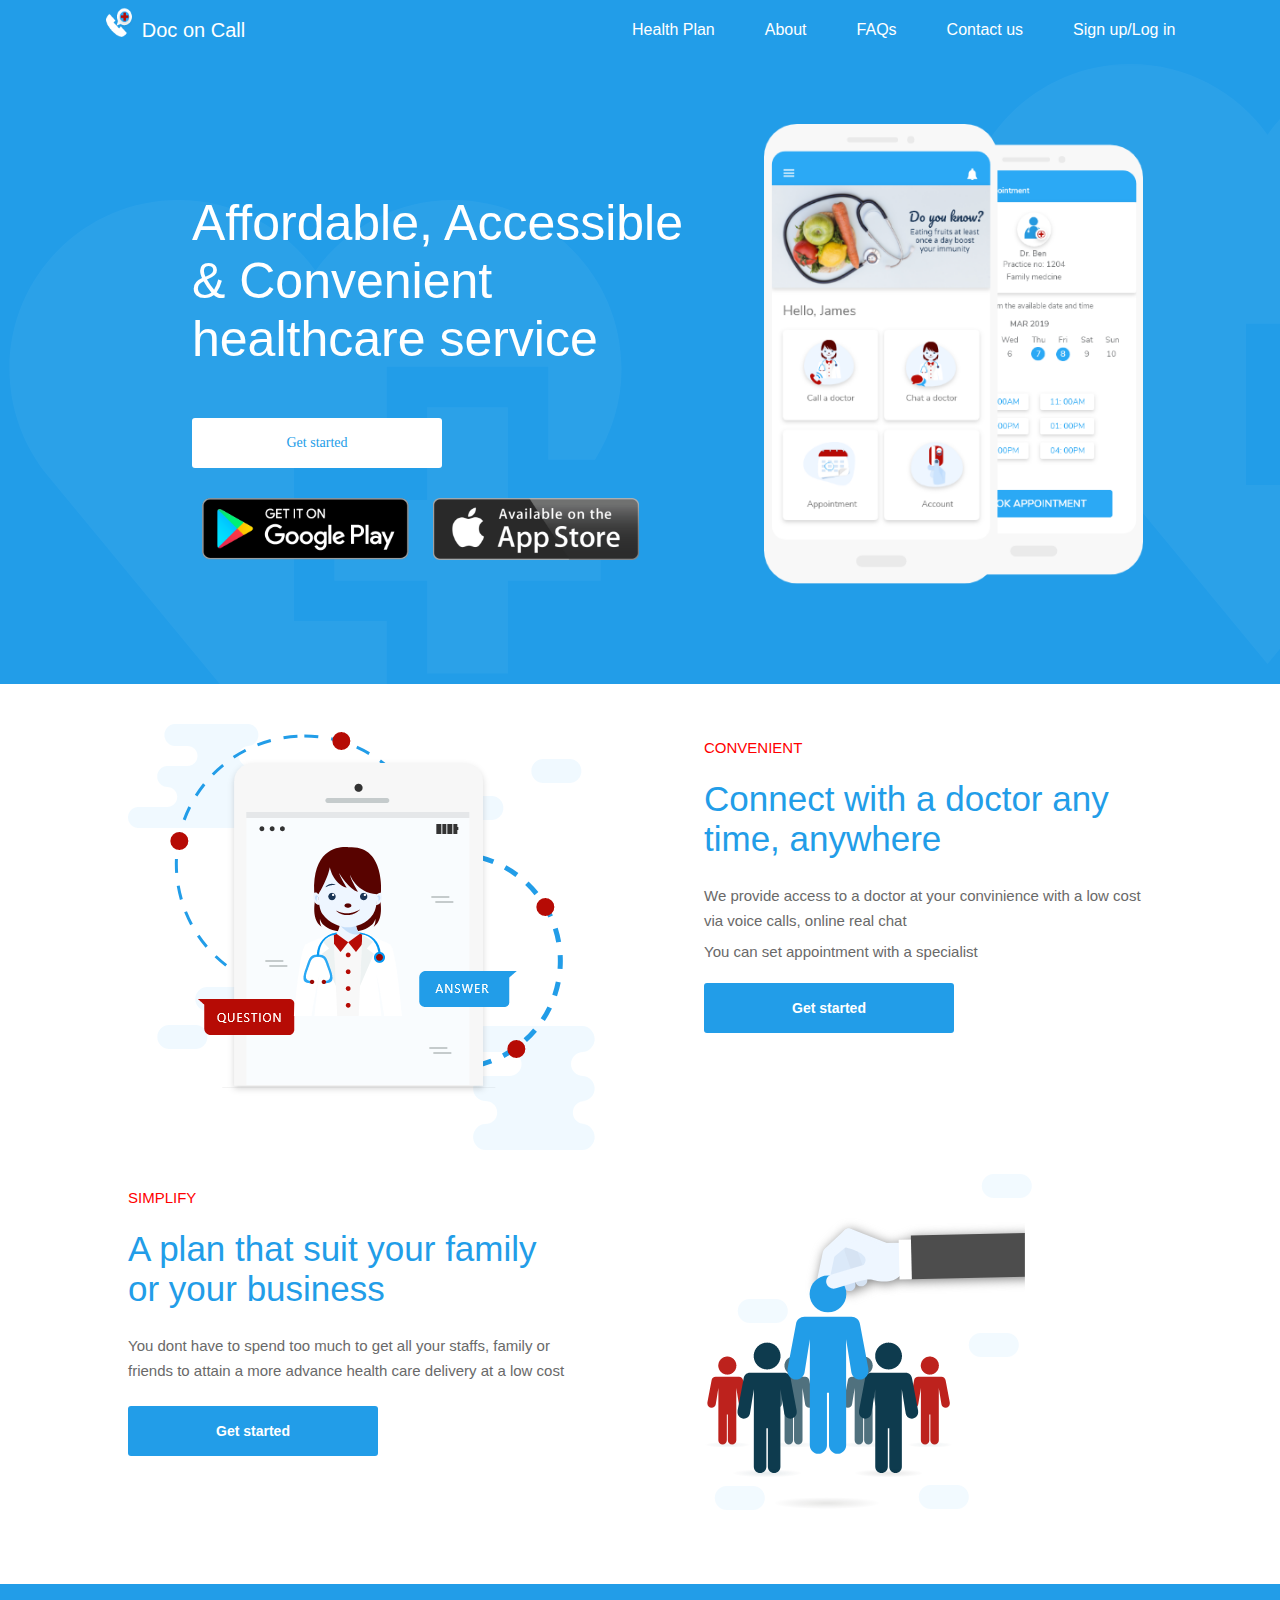
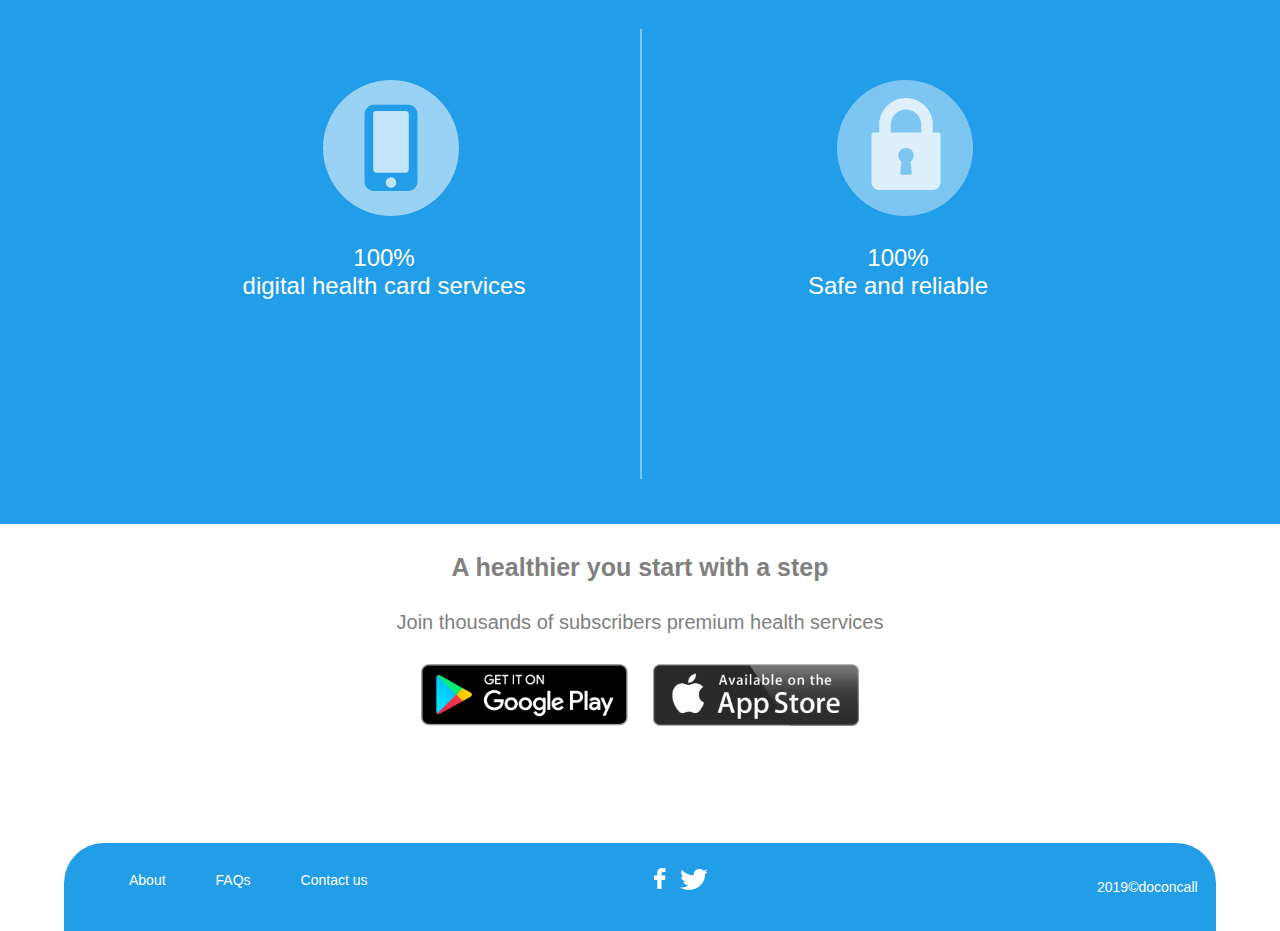
<file: callaDoc/index.html>
<!DOCTYPE html>
<html lang="en">
<head>
    <meta charset="UTF-8">
    <meta name="viewport" content="width=device-width, initial-scale=1.0">
    <meta http-equiv="X-UA-Compatible" content="ie=edge">
    <link rel="stylesheet" href="style.css">
    <title>CallaDoc.com</title>
</head>
<body>
    <nav>
        <div class="logo">
            <img src="images/emergency.png"><a href="index.html"> Doc on Call</a></div>
        <div class="links">
            <ul>
                <li><a href="plan.html">Health Plan</a></li>
                <li><a href="about.html">About</a></li>
                <li><a href="faqs.html">FAQs</a></li>
                <li><a href="contact.html">Contact us</a></li>
                <li><a href="sign-in.html">Sign up/Log in</a></li>
            </ul>
        </div>

    </nav>
    <section class="sec-1">
        <div class="col-2">
            <div class="sec-1-acc">
                <p>Affordable, Accessible & Convenient healthcare service</p>
                </div>
            <p class="get">Get started</p>
            <div class="market">
                <img src="images/google-play-badge-9d75524219da1bd29dd6d40a1e71577a - Copy-1.png">
                <img src="images/Available_on_the_App_Store_(black)-1.png">

            </div>
        </div>
        <div class="col-2s">
            <img src="images/Phone.png" class="img-1">
        </div>
    </section>
    <section class="sec-2">
        <div class="sec2-col-2">
            <img src="images/Icon 1.png">
        </div>
        <div class="sec2-colo-2s">
            <p>CONVENIENT</p>
            <h1 class="connect">Connect with a doctor any time, anywhere</h1>
            <h1 class="brief">We provide access to a doctor at your convinience with a low cost
                via voice calls, online real chat
            </h1>
            <h1 class="before">You can set appointment with a specialist</h1>
            <h5>Get started</h5> 
        </div>

    </section>
    <section class="sec-2">
        <div class="sec2-colo-2s">
            <p>SIMPLIFY</p>
            <h1 class="connect">A plan that suit your family or your business<h1>
            <h1 class="brief">You dont have to spend too much to get all your staffs, family
                or friends to attain a more advance health care delivery at a low cost
            </h1>
            <h5>Get started</h5>    
        </div>
        <div class="sec2-col-2">
            <img src="images/icon 2.png">
        </div>
    </section>
    <section class="sec-3">
        <div class="sec3-col-2">
            <img src="images/smartphone (1).png">
            <p class="sec3-p">100% <br>digital health card services</p>
        </div>
        <div class="sec3-col-2s">
            <img src="images/safe.png">
            <p class="sec3-p">100% <br>Safe and reliable</p>  
        </div>
    </section>
    <section class="footer">
        <h4>A healthier you start with a step</h4>
        <p>Join thousands of subscribers premium health services </p>
        <div class="market">
            <img src="images/google-play-badge-9d75524219da1bd29dd6d40a1e71577a - Copy-1.png">
            <img src="images/Available_on_the_App_Store_(black)-1.png">
        </div>
        
    </section>
    <div class="other-foot">
        <ul>
            <li><a href="about.html">About</a></li>
            <li><a href="#">FAQs</a></li>
            <li><a href="contact.html">Contact us</a></li>  
        </ul>
        <div class="other-footimg">
            <a href="#"><img src="images/facebook-logo.png"></a>
           <a href="#"><img src="images/twitter-logo-silhouette.png"></a>
        </div>
        <p>2019&copy;doconcall</p>
    </div>
    
</body>
</html>
</file>
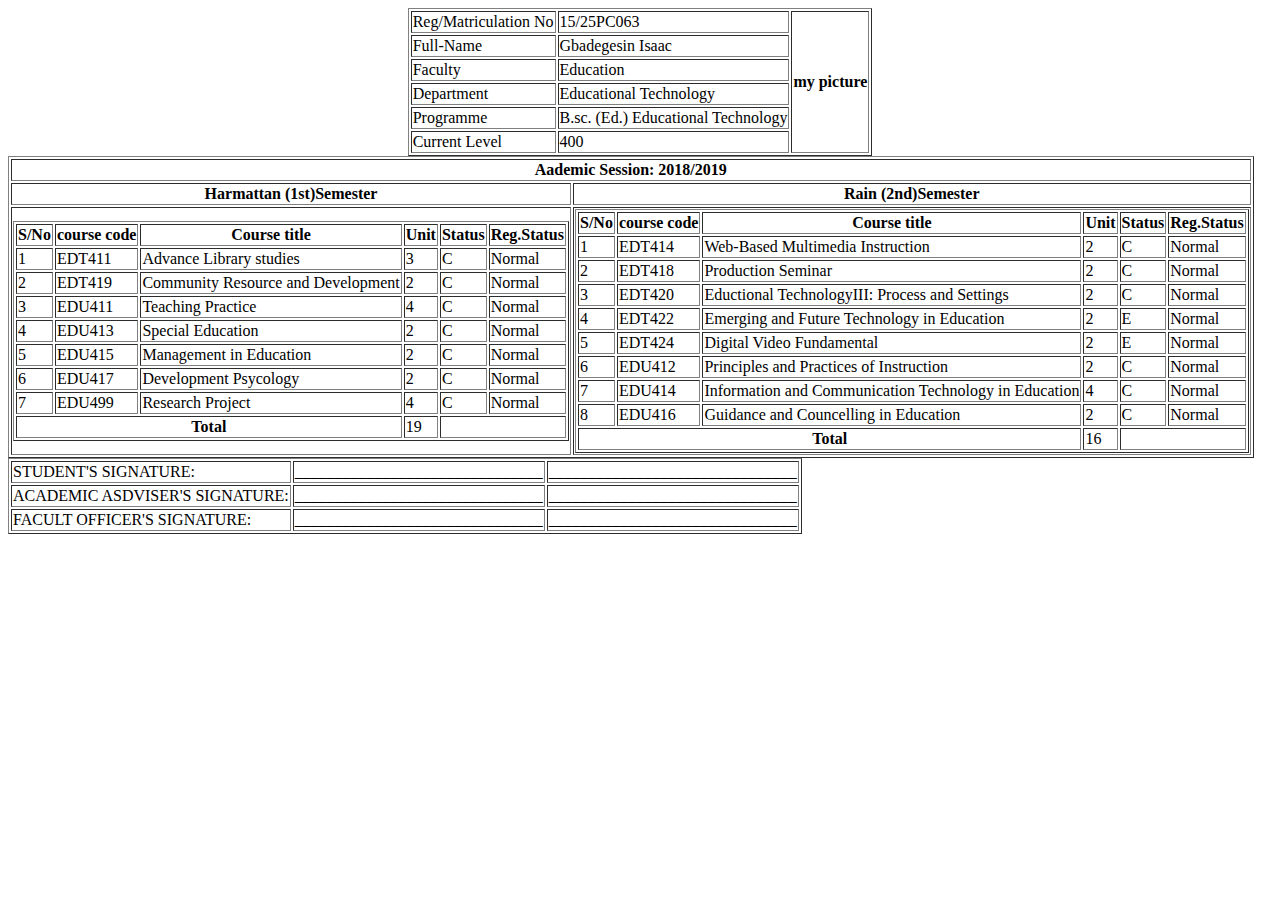
<file: my courseform.html>
<!DOCTYPE html>
<html lang="en">
<head>
    <meta charset="UTF-8">
    <meta name="viewport" content="width=device-width, initial-scale=1.0">
    <meta http-equiv="X-UA-Compatible" content="ie=edge">
    <title>My courseform</title>
</head>
<body>
    <center>
    <table border="1">
        <tr>
            <td>Reg/Matriculation No</td>
            <td>15/25PC063</td>
            <th rowspan="6">my picture</th>
        </tr>
        <tr>
            <td>Full-Name</td>
            <td>Gbadegesin Isaac</td>
        </tr>
        <tr>
            <td>Faculty</td>
            <td>Education</td>
        </tr>      
        <tr>
            <td>Department</td>
            <td>Educational Technology</td>
        </tr>    
        <tr>
            <td>Programme</td>
            <td>B.sc. (Ed.) Educational Technology</td>
            <tr>
                <td>Current Level</td>
                <td>400</td>
            </tr>            
        </tr>              
    </table>
</center>
    <table border="1">
            <tr>
                <th colspan="2">Aademic Session: 2018/2019</th>
            </tr>
            <tr>
                <th>Harmattan (1st)Semester</th>
                <th>Rain (2nd)Semester</th>
            </tr>
            <tr>
                <td>
                        <table border="1">
                                <tr>
                                    <th>S/No</th>
                                    <th>course code</th>
                                    <th>Course title</th>
                                    <th>Unit</th>
                                    <th>Status</th>
                                    <th>Reg.Status</th>
                                </tr>
                                <tr>
                                    <td>1</td>
                                    <td>EDT411</td>
                                    <td>Advance Library studies</td>
                                    <td>3</td>
                                    <td>C</td>
                                    <td>Normal</td>           
                                </tr>
                                <tr>
                                    <td>2</td>
                                    <td>EDT419</td>
                                    <td>Community Resource and Development</td>
                                    <td>2</td>
                                    <td>C</td>
                                    <td>Normal</td>           
                                </tr>       
                                <tr>
                                    <td>3</td>
                                    <td>EDU411</td>
                                    <td>Teaching Practice</td>
                                    <td>4</td>
                                    <td>C</td>
                                    <td>Normal</td>           
                                </tr> 
                                <tr>
                                    <td>4</td>
                                    <td>EDU413</td>
                                    <td>Special Education</td>
                                    <td>2</td>
                                    <td>C</td>
                                    <td>Normal</td>           
                                </tr>
                                <tr>
                                    <td>5</td>
                                    <td>EDU415</td>
                                    <td>Management in Education</td>
                                    <td>2</td>
                                    <td>C</td>
                                    <td>Normal</td>           
                                </tr>
                                <tr>
                                    <td>6</td>
                                    <td>EDU417</td>
                                    <td>Development Psycology</td>
                                    <td>2</td>
                                    <td>C</td>
                                    <td>Normal</td>           
                                </tr>
                                <tr>
                                    <td>7</td>
                                    <td>EDU499</td>
                                    <td>Research Project</td>
                                    <td>4</td>
                                    <td>C</td>
                                    <td>Normal</td>           
                                </tr>
                                <tr>
                                    <th colspan="3">Total</th>
                                    <td>19</td>
                                    <td colspan="2"></td>
                                </tr>
                            </table>
                </td>
                <td>
                        <table border="1">
                                <tr>
                                    <th>S/No</th>
                                    <th>course code</th>
                                    <th>Course title</th>
                                    <th>Unit</th>
                                    <th>Status</th>
                                    <th>Reg.Status</th>
                                </tr>
                                <tr>
                                    <td>1</td>
                                    <td>EDT414</td>
                                    <td>Web-Based Multimedia Instruction</td>
                                    <td>2</td>
                                    <td>C</td>
                                    <td>Normal</td>           
                                </tr>
                                <tr>
                                    <td>2</td>
                                    <td>EDT418</td>
                                    <td>Production Seminar</td>
                                    <td>2</td>
                                    <td>C</td>
                                    <td>Normal</td>           
                                </tr>       
                                <tr>
                                    <td>3</td>
                                    <td>EDT420</td>
                                    <td>Eductional TechnologyIII: Process and Settings</td>
                                    <td>2</td>
                                    <td>C</td>
                                    <td>Normal</td>           
                                </tr> 
                                <tr>
                                    <td>4</td>
                                    <td>EDT422</td>
                                    <td>Emerging and Future Technology in Education</td>
                                    <td>2</td>
                                    <td>E</td>
                                    <td>Normal</td>           
                                </tr>
                                <tr>
                                    <td>5</td>
                                    <td>EDT424</td>
                                    <td>Digital Video Fundamental</td>
                                    <td>2</td>
                                    <td>E</td>
                                    <td>Normal</td>           
                                </tr>
                                <tr>
                                    <td>6</td>
                                    <td>EDU412</td>
                                    <td>Principles and Practices of Instruction</td>
                                    <td>2</td>
                                    <td>C</td>
                                    <td>Normal</td>           
                                </tr>
                                <tr>
                                    <td>7</td>
                                    <td>EDU414</td>
                                    <td>Information and Communication Technology in Education</td>
                                    <td>4</td>
                                    <td>C</td>
                                    <td>Normal</td>           
                                </tr>
                                <tr>
                                    <td>8</td>
                                    <td>EDU416</td>
                                    <td>Guidance and Councelling in Education</td>
                                    <td>2</td>
                                    <td>C</td>
                                    <td>Normal</td>           
                                </tr>
                                <tr>
                                    <th colspan="3">Total</th>
                                    <td>16</td>
                                    <td colspan="2"></td>
                                </tr>
                            </table>
                </td>
            </tr>
        </table>
        <table>
        </table>
        <table border="1">
            <tr>
                <td>STUDENT'S SIGNATURE:</td>
                <td>_______________________________</td>
                    <td> _______________________________</td>
            </tr>
            <tr>
                    <td>ACADEMIC ASDVISER'S SIGNATURE:</td>
                    <td>_______________________________</td>
                        <td>_______________________________</td>
                </tr>
                <tr>
                        <td>FACULT OFFICER'S SIGNATURE:</td>
                        <td>_______________________________</td>
                            <td>_______________________________ </td>
                    </tr>
        </table>
</body>
</html>
</file>
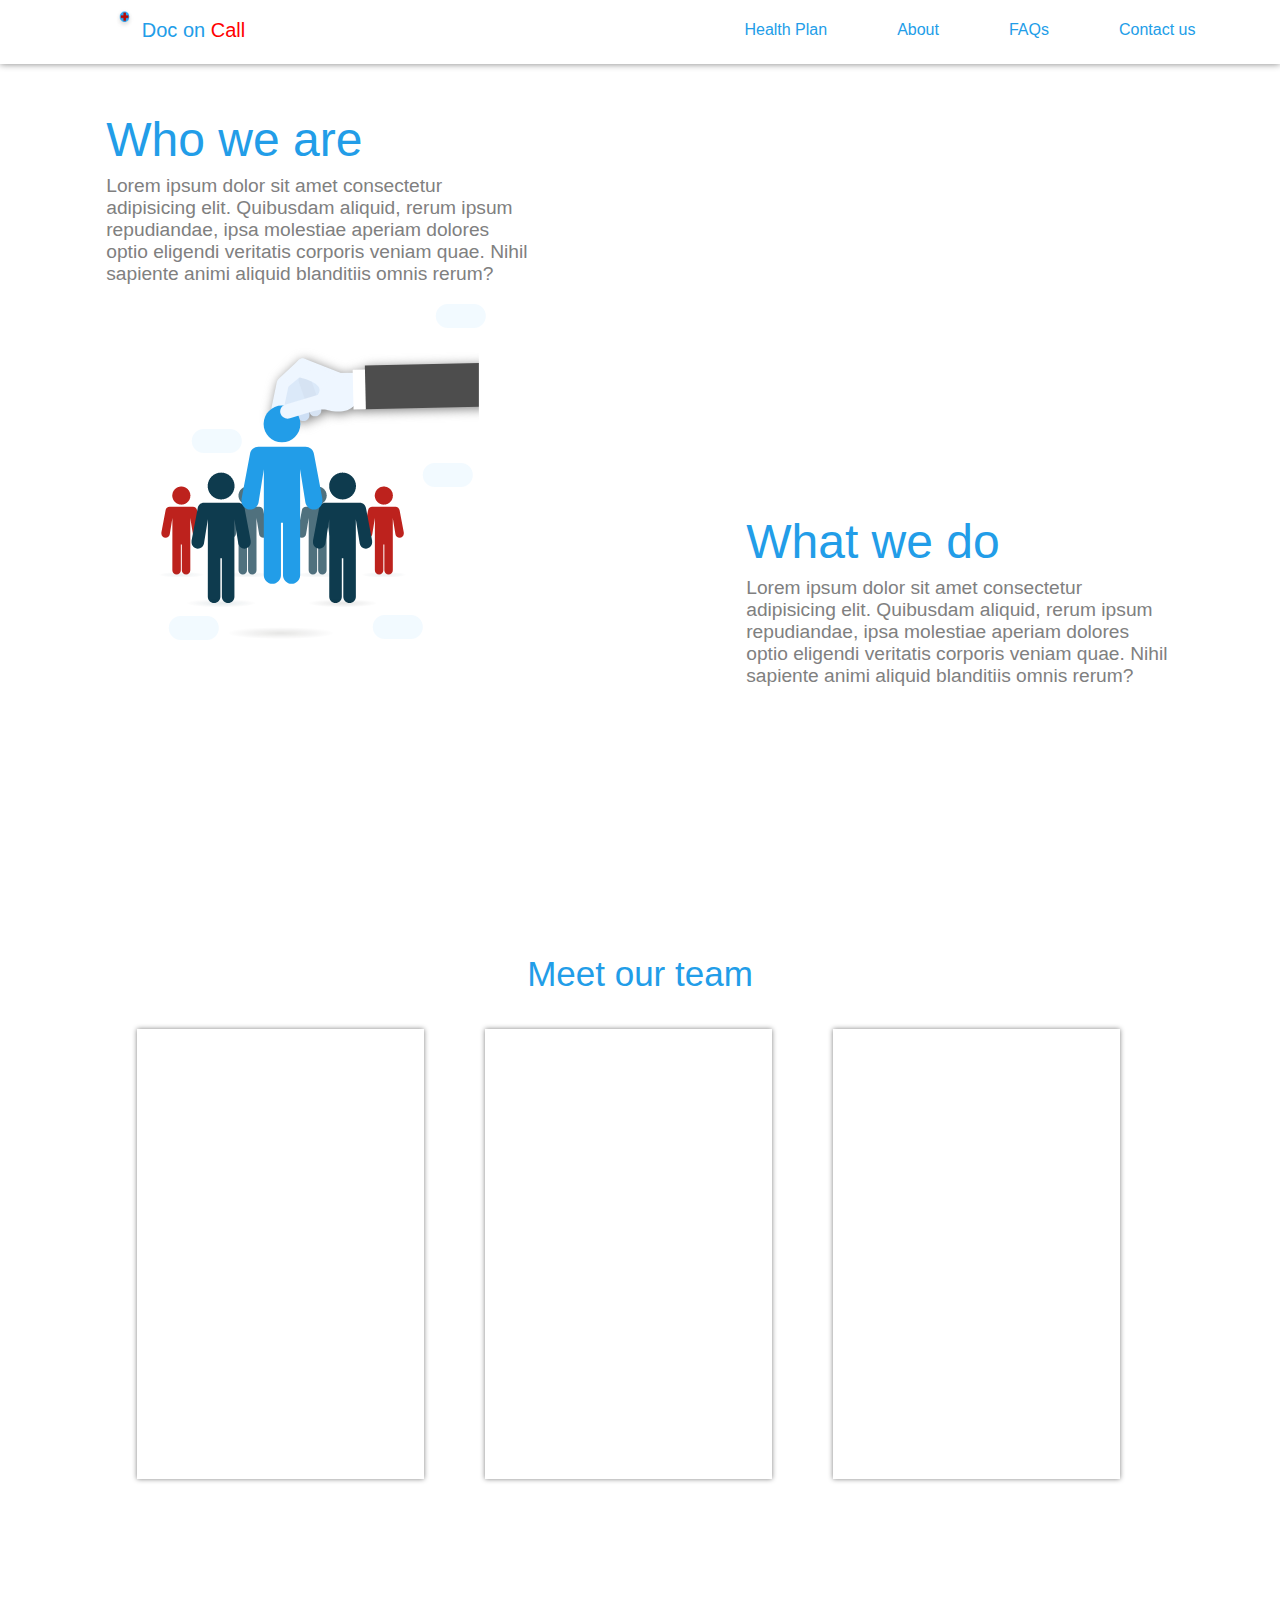
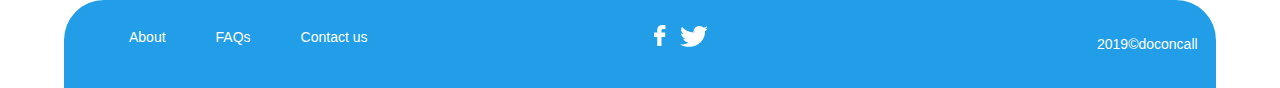
<file: callaDoc/about.html>
<!DOCTYPE html>
<html lang="en">
<head>
    <meta charset="UTF-8">
    <meta name="viewport" content="width=device-width, initial-scale=1.0">
    <meta http-equiv="X-UA-Compatible" content="ie=edge">
    <link rel="stylesheet" href="style.css">
    <title>CallaDoc.com</title>
</head>
<body>
    <nav class="white">
        <div class="logo">
            <img src="images/emergency.png"><a href="index.html"> Doc on <span class="call">Call</span> </a></div>
        <div class="links-other">
            <ul>
                <li><a href="plan.html">Health Plan</a></li>
                <li><a href="about.html">About</a></li>
                <li><a href="fags.html">FAQs</a></li>
                <li><a href="contact.html" class="active">Contact us</a></li>
            </ul>
        </div>
    </nav>
    <section class="about">
        <div class="who">
            <p>Who we are</p>
            <p class="who-txt">Lorem ipsum dolor sit amet consectetur adipisicing elit.
            Quibusdam aliquid, rerum ipsum repudiandae, ipsa molestiae aperiam dolores optio eligendi veritatis corporis veniam quae.
             Nihil sapiente animi aliquid blanditiis omnis rerum?</p>
            <img src="images/component (3).png">
        </div>
        <div class="what">
            <div class="what-txt">
                <p>What we do</p>
                <p class="who-txt">Lorem ipsum dolor sit amet consectetur adipisicing elit.
                Quibusdam aliquid, rerum ipsum repudiandae, ipsa molestiae aperiam dolores optio eligendi veritatis corporis veniam quae.
                 Nihil sapiente animi aliquid blanditiis omnis rerum?</p>
            </div>
        </div>
    </section>
    <div class="team">
        <p>Meet our team</p>
        <div class="team-mems"></div>
        <div class="team-mems"></div>
        <div class="team-mems"></div>
    </div>
    <div class="other-foot">
        <ul>
            <li><a href="about.html">About</a></li>
            <li><a href="#">FAQs</a></li>
            <li><a href="contact.html">Contact us</a></li>  
        </ul>
        <div class="other-footimg">
            <a href="#"><img src="images/facebook-logo.png"></a>
            <a href="#"><img src="images/twitter-logo-silhouette.png"></a>
        </div>
        <p>2019&copy;doconcall</p>
    </div>
</body>
</html>
</file>
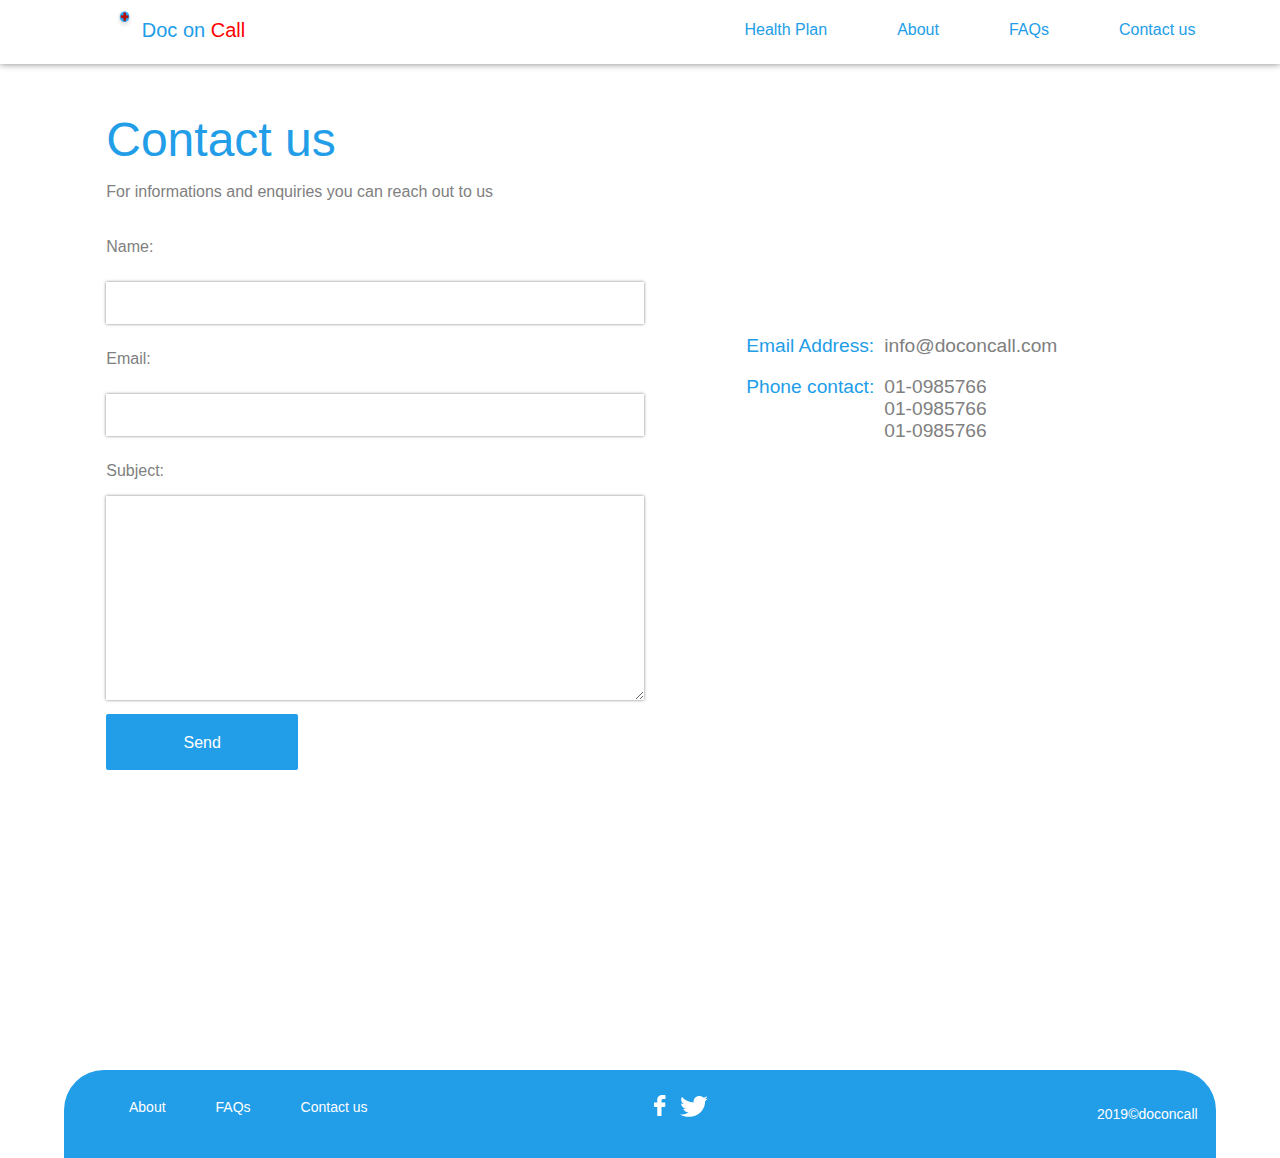
<file: callaDoc/contact.html>
<!DOCTYPE html>
<html lang="en">
<head>
    <meta charset="UTF-8">
    <meta name="viewport" content="width=device-width, initial-scale=1.0">
    <meta http-equiv="X-UA-Compatible" content="ie=edge">
    <link rel="stylesheet" href="style.css">
    <title>CallaDoc.com</title>
</head>
<body>
    <nav class="white">
        <div class="logo">
            <img src="images/emergency.png"><a href="index.html"> Doc on <span class="call">Call</span> </a></div>
        <div class="links-other">
            <ul>
                <li><a href="plan.html">Health Plan</a></li>
                <li><a href="about.html">About</a></li>
                <li><a href="faqs.html">FAQs</a></li>
                <li><a href="contact.html" class="active">Contact us</a></li>
            </ul>
        </div>
    </nav>
    <section class="contact">
        <div class="cont">
            <p>Contact us</p>
            <h6>For informations and enquiries you can reach out to us</h6>
                <form action="" method="POST">
                    <div class="detail">
                        <p>Name:</p>
                        <input type="text" name="" class="name">
                    </div>
                    <div class="detail">
                        <p>Email:</p>
                        <input type="email" name="" class="name">
                    </div>
                    <div class="detail">
                        <p>Subject:</p>
                        <textarea class="name" cols="30" rows="10"></textarea>
                    </div>
                    <input type="submit" name="" value="Send" class="sub">
                </form>
        </div>
        <div class="address">
            <div class="add-prop">
                <p>Email Address:</p>
                <p>Phone contact:</p>
            </div>
            <div class="add-value">
                <p>info@doconcall.com</p>
                <p>01-0985766<br>01-0985766<br>01-0985766</p>
            </div>
           
        </div>
    </section>
    <div class="other-foot">
        <ul>
            <li><a href="about.html">About</a></li>
            <li><a href="#">FAQs</a></li>
            <li><a href="contact.html">Contact us</a></li>  
        </ul>
        <div class="other-footimg">
            <a href="#"><img src="images/facebook-logo.png"></a>
           <a href="#"><img src="images/twitter-logo-silhouette.png"></a>
        </div>
        <p>2019&copy;doconcall</p>
    </div>
    
</body>
</html>
</file>
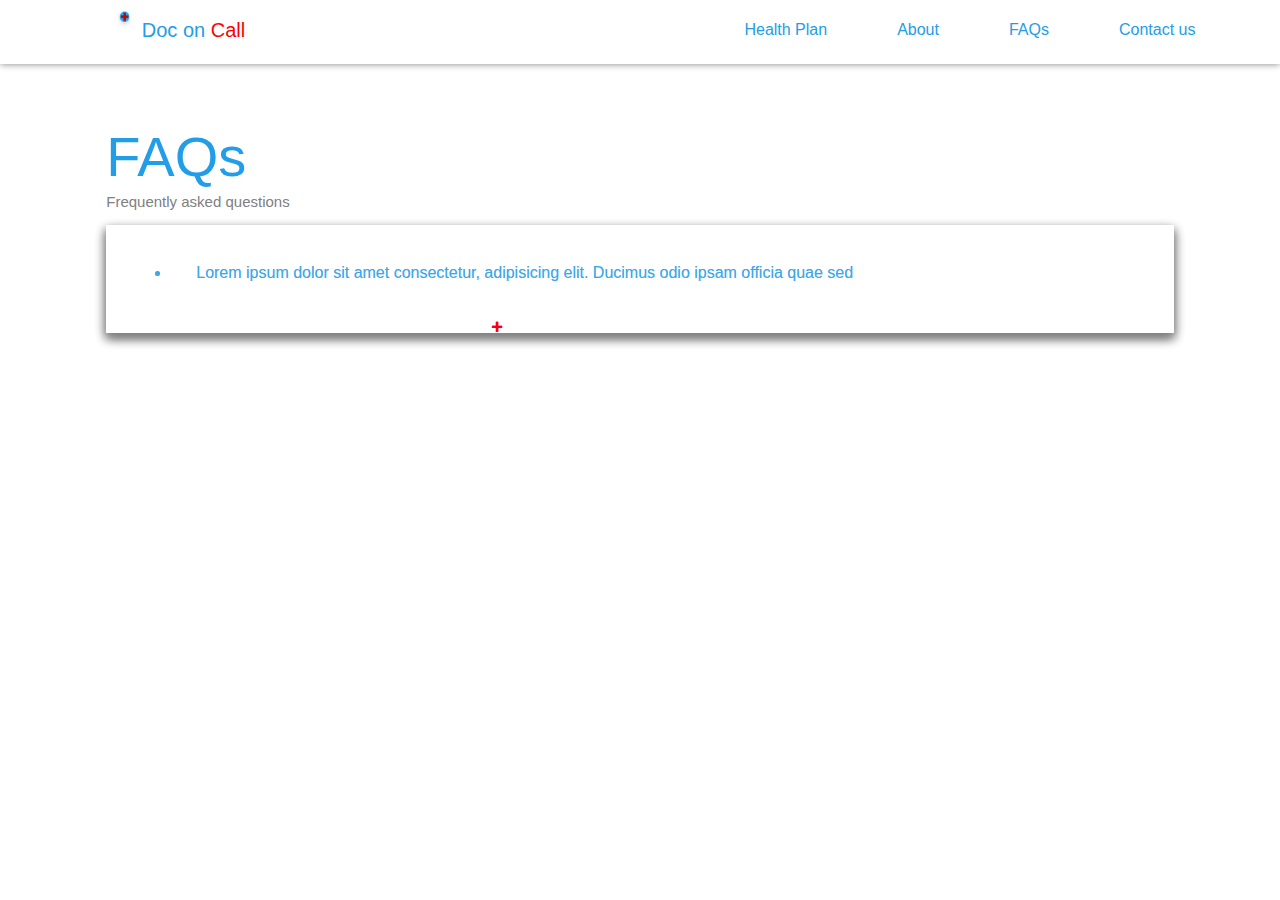
<file: callaDoc/faqs.html>
<!DOCTYPE html>
<html lang="en">
<head>
    <meta charset="UTF-8">
    <meta name="viewport" content="width=device-width, initial-scale=1.0">
    <meta http-equiv="X-UA-Compatible" content="ie=edge">
    <link rel="stylesheet" href="style.css">
    <title>CallaDoc.com</title>
</head>
<body>
    <nav class="white">
        <div class="logo">
            <img src="images/emergency.png"><a href="index.html"> Doc on <span class="call">Call</span> </a></div>
        <div class="links-other">
            <ul>
                <li><a href="plan.html">Health Plan</a></li>
                <li><a href="about.html">About</a></li>
                <li><a href="faqs.html">FAQs</a></li>
                <li><a href="contact.html" class="active">Contact us</a></li>
            </ul>
        </div>
    </nav>
    <p class="faqs">FAQs</p>
    <p class="faqs-s">Frequently asked questions</p>
    <div id="faqs-q">
        <ul>
            <li>Lorem ipsum dolor sit amet consectetur, adipisicing elit. Ducimus odio ipsam officia quae sed   <span id="plus" onclick="expand">+</span</li>
        </ul>
        <div id="remain">
            <p>Lorem ipsum dolor sit amet consectetur adipisicing elit. Molestias soluta optio corrupti iure excepturi cumque 
            officia! Blanditiis deserunt nemo culpa iusto officiis, 
            cumque est laboriosam. Numquam sequi molestias expedita voluptas. 
            Lorem ipsum dolor sit amet consectetur adipisicing elit. Iusto, tempora voluptatibus sapiente quibusdam 
            quisquam necessitatibus explicabo sequi quidem tempore quod aut asperiores exercitationem iste voluptates, 
            repudiandae commodi velit dolore hic.</p>
        </div>
    </div>
    <div id="faqs-q">
            <ul>
                <li>Lorem ipsum dolor sit amet consectetur, adipisicing elit. Ducimus odio ipsam officia quae sed   <span id="plus" onclick="expand">+</span</li>
            </ul>
            <div id="remain">
                <p>Lorem ipsum dolor sit amet consectetur adipisicing elit. Molestias soluta optio corrupti iure excepturi cumque 
                officia! Blanditiis deserunt nemo culpa iusto officiis, 
                cumque est laboriosam. Numquam sequi molestias expedita voluptas. 
                Lorem ipsum dolor sit amet consectetur adipisicing elit. Iusto, tempora voluptatibus sapiente quibusdam 
                quisquam necessitatibus explicabo sequi quidem tempore quod aut asperiores exercitationem iste voluptates, 
                repudiandae commodi velit dolore hic.</p>
            </div>
        </div>
    <script src="script.js"></script>
</body>
</html>
</file>
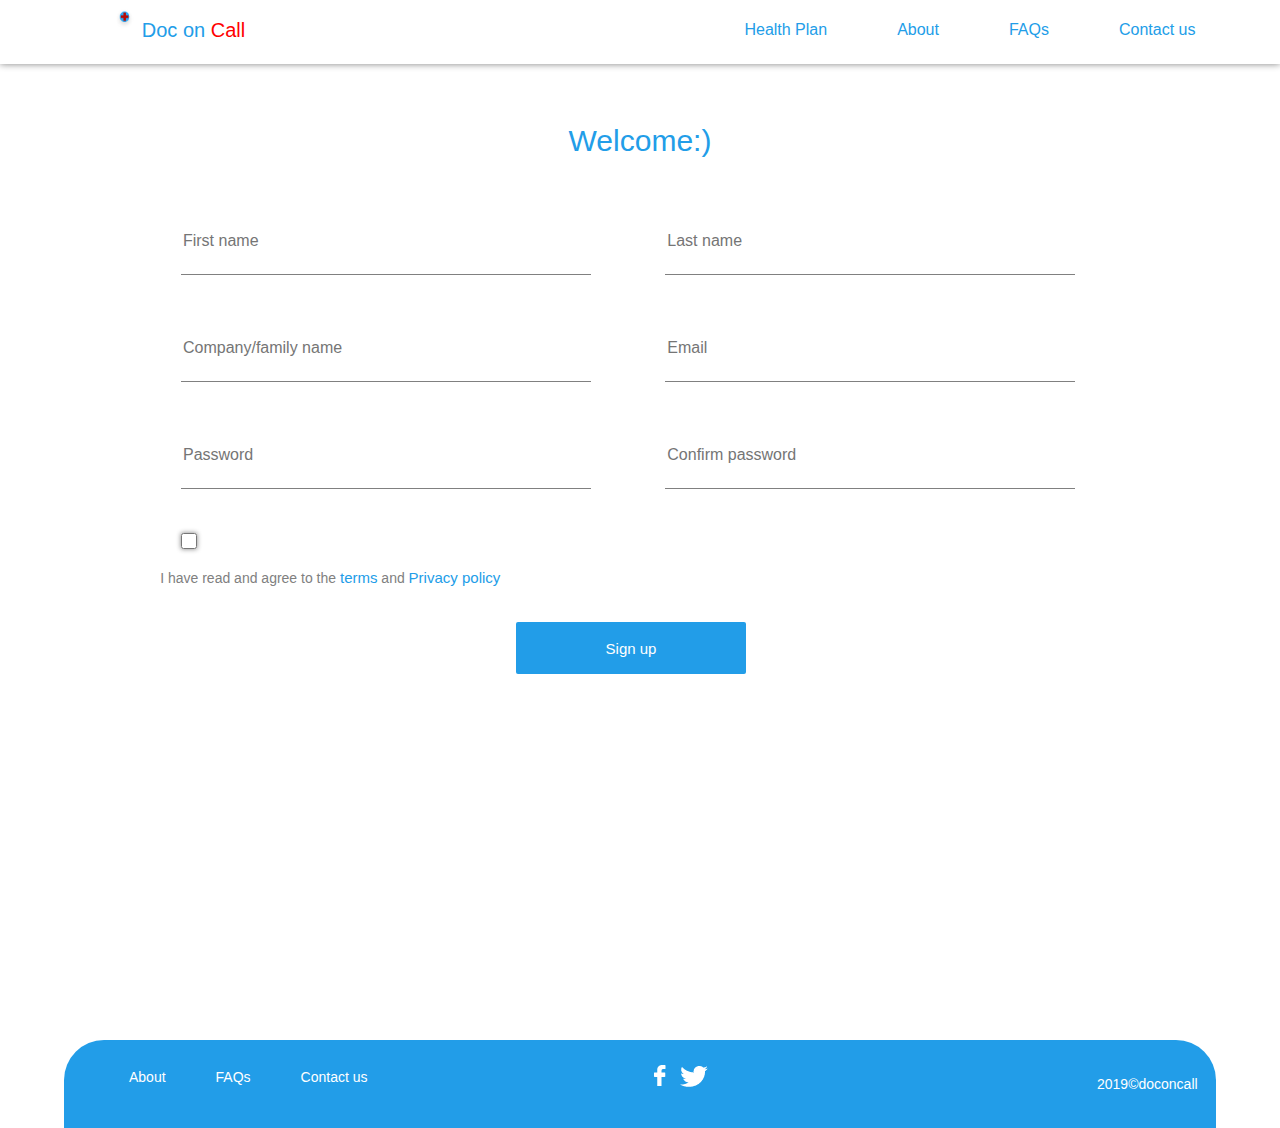
<file: callaDoc/register.html>
<!DOCTYPE html>
<html lang="en">
<head>
    <meta charset="UTF-8">
    <meta name="viewport" content="width=device-width, initial-scale=1.0">
    <meta http-equiv="X-UA-Compatible" content="ie=edge">
    <link rel="stylesheet" href="style.css">
    <title>CallaDoc.com</title>
</head>
<body>
    <nav class="white">
        <div class="logo">
            <img src="images/emergency.png"><a href="index.html"> Doc on <span class="call">Call</span> </a></div>
        <div class="links-other">
            <ul>
                <li><a href="plan.html">Health Plan</a></li>
                <li><a href="about.html">About</a></li>
                <li><a href="faqs.html">FAQs</a></li>
                <li><a href="contact.html" class="active">Contact us</a></li>
            </ul>
        </div>
    </nav>
    <section class="register">
        <p>Welcome:)</p>
        <div class="reg-detail">
            <form action="" method="POST">
                <input type="text" name="" id="" placeholder="First name">
                <input type="text" name="" id="" placeholder="Last name">
                <input type="text" name="" id="" placeholder="Company/family name">
                <input type="email" name="" id="" placeholder="Email">
                <input type="password" name="" placeholder="Password" id="">
                <input type="password" name="" placeholder="Confirm password" id="">
                <div class="check">
                    <input type="checkbox" name="" value="agree" id="check"><p>I have read and agree to the <a href="terms.html">terms</a> and <a href="privacy.html">Privacy policy</a</p>
                </div>
                <input type="submit" id="sub-btn-2" name="" value="Sign up">
            </form>
        </div>
    </section>
    <div class="other-foot">
        <ul>
            <li><a href="about.html">About</a></li>
            <li><a href="#">FAQs</a></li>
            <li><a href="contact.html">Contact us</a></li>  
        </ul>
        <div class="other-footimg">
            <a href="#"><img src="images/facebook-logo.png"></a>
           <a href="#"><img src="images/twitter-logo-silhouette.png"></a>
        </div>
        <p>2019&copy;doconcall</p>
    </div>
</body>
</html>
</file>
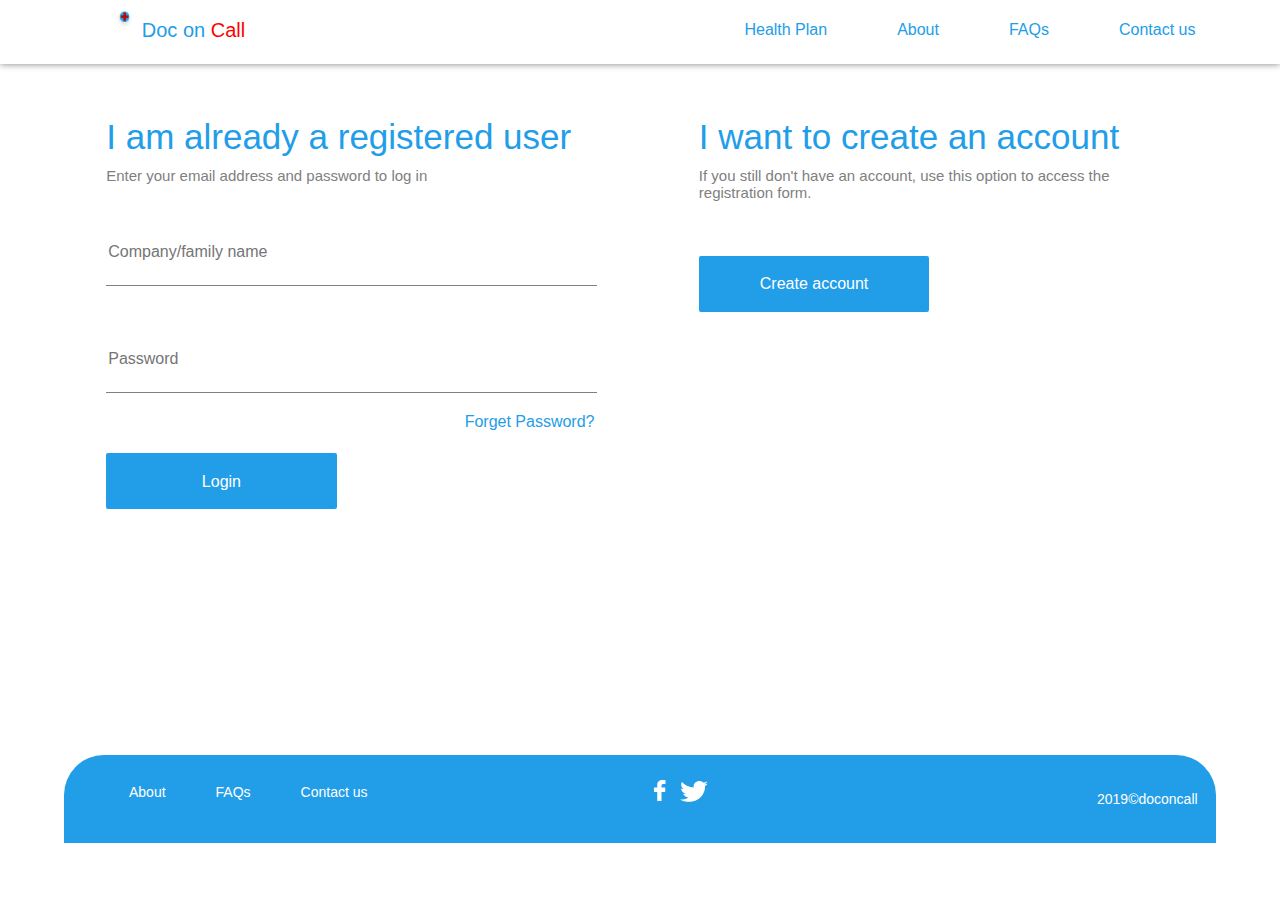
<file: callaDoc/sign-in.html>
<!DOCTYPE html>
<html lang="en">
<head>
    <meta charset="UTF-8">
    <meta name="viewport" content="width=device-width, initial-scale=1.0">
    <meta http-equiv="X-UA-Compatible" content="ie=edge">
    <link rel="stylesheet" href="style.css">
    <title>CallaDoc.com</title>
</head>
<body>
    <nav class="white">
        <div class="logo">
            <img src="images/emergency.png"><a href="index.html"> Doc on <span class="call">Call</span> </a></div>
        <div class="links-other">
            <ul>
                <li><a href="plan.html">Health Plan</a></li>
                <li><a href="about.html">About</a></li>
                <li><a href="faqs.html">FAQs</a></li>
                <li><a href="contact.html" class="active">Contact us</a></li>
            </ul>
        </div>
    </nav>
    <section class="signin">
        <div class="log-in">
            <p>I am already a registered user</p>
            <p class="log-txt">Enter your email address and password to log in</p>
            <form action="" method="POST">
                <input type="text" name="" id="" placeholder="Company/family name">
                <input type="password" name="" placeholder="Password" id="">
                <input type="submit" id="sub-btn-1" name="" value="Login">
                <a href="forgotpass.html">Forget Password?</a>
            </form>
        </div>
        <div class="log-in">
            <p>I want to create an account</p>
            <p class="log-txt">If you still don't have an account, use this option to access the registration form.</p>
            <a href="register.html" class="for-reg">Create account</a>
        </div>
    </section>
    <div class="other-foot">
        <ul>
            <li><a href="about.html">About</a></li>
            <li><a href="#">FAQs</a></li>
            <li><a href="contact.html">Contact us</a></li>  
        </ul>
        <div class="other-footimg">
            <a href="#"><img src="images/facebook-logo.png"></a>
            <a href="#"><img src="images/twitter-logo-silhouette.png"></a>
        </div>
        <p>2019&copy;doconcall</p>
    </div>
</body>
</html>
</file>
<file: callaDoc/style.css>
body{
    margin: 0;
    top: 0;
    overflow-x: hidden;
}
nav{
    background-color:#229de8;
    width: 100vw;
    height: 4em;

}
.white{
    background-color:#ffffff;
    width: 100vw;
    height: 4em;
    box-shadow: 0px 0px 7px gray;

}
.logo{
    height: 60px;
    width: 15%;
    margin-left: 8.3%;
    line-height: 60px;
    color: white;
    float :left ;
    font-size: 20px;
    font-family: 'Segoe UI', Tahoma, Geneva, Verdana, sans-serif;

}
.logo img{
    width: 30px;
    height: 30px;
}
.links{
    height: 60px;
    width: 50%;
    margin-left: 21%;
    margin-right: 8.3;
    float: left;
}
.links-other{
    height: 60px;
    width: 45%;
    margin-left: 29%;
    float: left;
}
.links-other ul li{
    float: left;
    list-style: none;
    margin-left: 35px ;
    margin-right: 35px;
    margin-top: 5px;    
    font-family: 'Segoe UI', Tahoma, Geneva, Verdana, sans-serif;
}
ul li {
    float: left;
    list-style: none;
    margin-left: 25px ;
    margin-right: 25px;
    margin-top: 5px;
    font-family: 'Segoe UI', Tahoma, Geneva, Verdana, sans-serif;
}
nav a{
    text-decoration: none;
    color: white;
}
.white a{
    color: #229de8;
    
}
nav a:active{
    color: red;
}
.sec-1{
    background-color:#229de8;
    width: 100vw;
    height: 620px;
    background-image: url(images/component_2.png);
}
.market{
    margin-top: 20px;

}
.market img{
    margin: 10px;
}
.col-2{
    width: 40%;
    float: left;
    margin-left: 15%;
    margin-top: 80px;
    height: 460px;
}
.sec-1-acc{
    margin-top: 50px;
}
.sec-1-acc p{
    color: white;
    font-family: 'Segoe UI', Tahoma, Geneva, Verdana, sans-serif;
    font-size: 50px;
}
.get, h5{
    font-size: 14px;
    color: #229de8;
    background-color: white;
    border-radius: 3px;
    width: 250px;
    height: 50px;
    text-align: center;
    text-decoration: none;
    line-height: 50px;
    cursor: pointer;
}
.col-2s{
    float: left;
    height: 250px;
    margin-left: 60px;
    margin-top: 60px;

}
.img-1{
    height: 460px;
}
.sec-2{
    width: 100%;
    height: 450px;
    font-family: 'Segoe UI', Tahoma, Geneva, Verdana, sans-serif
}
.sec2-col-2{
    margin-left: 10%;
    top: 40px;
    position: relative;
    float: left;
    width: 35%;
}
.sec2-col-2s{
    float: left;
    width: 25%;
    margin-top: 40px;
    margin-left: 15%;
}
.sec2-colo-2s{
    float: left;
    width: 35%;
    top: 40px;
    position: relative;
    margin-left: 10%;
    float: left;
}
.sec2-colo-2s p, .sec2-col-2 p{
    font-size: 15px;
    color: red;
    font-weight: 500;
}
.connect{
    font-size: 35px;
    color: #229de8;
    font-weight: 300;

}
.brief{
    font-size: 15px;
    color: dimgray;
    font-weight: 400;
    line-height: 25px;
}
.before {
    color: dimgrey;
    font-weight: 300;
    font-size: 15px;
}
h5{
    background-color:#229de8;
    color: white;
}
.sec-3{
    width: 100vw;
    height: 60vh;
    background-color: #229de8;
    font-family: 'Segoe UI', Tahoma, Geneva, Verdana, sans-serif;
}
.sec3-col-2, .sec3-col-2s{
    width: 40vw;
    height: 50vh;
    border-right: 2px solid #82ccfaea;
    margin-left: 10vw;
    float: left;
    margin-top: 5vh;
}
.sec3-col-2s{
    margin-left: 0;
    border: none; 
}
.sec3-col-2 img, .sec3-col-2s img{
    box-sizing: border-box;
    margin-left: 38%;
    margin-top: 10%;
}
.sec3-p{
    font-size: 1.5em;
    color: #ffffff;
    text-align: center;
}
.sec-3p{
    font-size: 1.5em;
    color: #ffffff;
    text-align: center;
}
.footer{
    width: 100vw;
    font-family: 'Segoe UI', Tahoma, Geneva, Verdana, sans-serif;
    text-align: center;
    height: 30vh;
}
.footer h4{
    color: gray;
    font-size: 25px;
    font-weight: bold;
    line-height: 20px;
}
.footer p{
    color: gray;
    font-size: 20px;

}
.foot{
    width:90vw;
    height: 6em;
    background-color: #229de8;
    margin-left: 5vw;
    border-radius: 40px 40px 0px 0px;
    font-family: 'Segoe UI', Tahoma, Geneva, Verdana, sans-serif;

}
.other-foot{
    width:90vw;
    height: 5.5em;
    background-color: #229de8;
    margin-left: 5vw;
    border-radius: 40px 40px 0px 0px;
    font-family: 'Segoe UI', Tahoma, Geneva, Verdana, sans-serif;
}
.other-foot a{
    text-decoration: none;
    color: white;
    line-height: 65px;
    font-size: 14px;
}
.foot a{
    text-decoration: none;
    color: white;
    line-height: 65px;
    font-size: 15px;
}
.foot img {
    padding: 5px;
}
.other-foot img{
    padding: 5px;
}
.footimg{
    margin-top: 15px;
    float: left;
    margin-left: 20vw;
}
.other-footimg{
    margin-top: 15px;
    float: left;
    margin-left: 20vw;
}
.other-foot p{
    color: white;
    float: left;
    font-size: 14px;
    margin-left: 30vw;
    line-height: 60px;
}
.foot p{
    color: white;
    float: left;
    font-size: 14px;
    margin-left: 33vw;
    line-height: 65px;
}
.address{
    width: 41.7vw;
    margin-left: 8.3vw;
    float: left;
    margin-top: 28vh;
}
.contact{
    width: 100vw;
    font-family: 'Segoe UI', Tahoma, Geneva, Verdana, sans-serif;
    height: 110vh;
    
}
.active nav a{
    color: red;
}
.cont{
    width: 41.7vw;
    margin-left: 8.3vw;
    float: left;
}
.add-value, .add-prop{
    float: left;
}
.add-value{
    margin-left: 10px;
}
.add-prop p{
    font-size: 1.2em;
    color: #229de8;
}
.add-value p{
    color: gray;
    font-size: 1.2em;
}
.cont p{
    color: #229de8;
    font-size: 3em;

}
.cont h6{
    font-size: 1em;
    color: gray;
    font-weight: 100;
    margin-top: -2em;
}
.detail input{
    border: none;
    box-shadow: 0px 0px 3px gray;
    width: 100%;
    height: 3em;
    background: none;
    margin: 10px auto;
    text-indent: 10px;
    color: #229de8;
    font-family: 'Segoe UI', Tahoma, Geneva, Verdana, sans-serif;
}
.detail textarea{
    border: none;
    box-shadow: 0px 0px 3px gray;
    width: 100%;
    height: 15em;
    background: none;
    text-indent: 10px;
    color: #229de8;
    font-family: 'Segoe UI', Tahoma, Geneva, Verdana, sans-serif;
    line-height: 1.5em;
}
.sub{
    width: 15vw;
    height: 3.5em;
    background-color: #229de8;
    color: white;
    border-radius: 2px;
    border: none;
    margin-top: 10px;
    line-height: 3.5em;
    font-size: 1em;
    cursor: pointer;
}
.detail p{
    color: gray;
    font-size: 1em;
}
.call{
    color: red;

}
.about, .signin{
    width: 100vw;
    height: 95vh;
    font-family: 'Segoe UI', Tahoma, Geneva, Verdana, sans-serif;
}
.signin{
    height: 75vh;
}
.who, .what{
    width: 33.4vw;
    height: 95vh;
    margin-left: 8.3vw;
    margin-right: 8.3vw;
    float: left;
}
.who p, .what p{
    font-size: 3em;
    color: #229de8;
}
p.who-txt{
    color: gray;
    font-size: 1.2em;
    margin-top: -40px;
}
.who img{
    margin-left: 12%;;
}
.what-txt{
    width: 100%;
    height: 37vh;
    margin-top: 50vh;
}
.team{
    width: 83.4%;
    margin-left: 8.3%;
    margin-right: 8.3%;
    height: 70vh;
    text-align: center;
    font-family: 'Segoe UI', Tahoma, Geneva, Verdana, sans-serif;
}
.team p{
    color: #229de8;
    font-size: 35px;
}
.team-mems{
    width: 22.4vw;
    margin-left: 2.4vw;
    margin-right: 2.4vw;
    float: left;
    box-shadow: 0px 0px 5px grey;
    height: 50vh;
}
.log-in{
    margin-left: 8.3vw;
    width: 38vw;
    height: 70vh;
    float: left;
}
.log-in p{
    color: #229de8;
    font-size: 35px;
    margin-top: 1.5em;

}
p.log-txt{
    color: gray;
    font-size: 15px;
    margin-top: -25px;
}
.log-in input{
    width: 100%;
    height: 4em;
    border: none;
    background: none;
    border-bottom: 1px solid gray;
    line-height: 4em;
    color: gray;
    font-size: 1em;
    margin: 20px auto;
}
.reg-detail{
    width: 83.4vw;
    margin-left: 8.3vw;
    height: 80vh;
}
.register{
    height: 100vh;
    font-family: 'Segoe UI', Tahoma, Geneva, Verdana, sans-serif;
}
.register p{
    text-align: center;
    font-size: 30px;
    color: #229de8;
    margin-top: 2em;
}
#check{
    width: 1em;
    height: 1em;
    background-color: white;
    border: none;
    box-shadow: 0px 0px 5px gray;
    margin-top: 1.5em;
    margin-right: 60vw;
}

.reg-detail input{
    width: 38%;
    height: 4em;
    border: none;
    background: none;
    border-bottom: 1px solid gray;
    line-height: 4em;
    color: gray;
    font-size: 1em;
    margin: 20px auto;
    float: left;
    margin-left: 7%;
}
.reg-detail p{
    color: gray;
    font-size: 14px;
    margin-top: 1.5em;
    height: 5vh;
    width: 35vw;
}
.reg-detail a{
    text-decoration: none;
    color: #229de8;
    font-size: 15px;
}
#sub-btn-1, #sub-btn-2, a.for-reg{
    width: 18vw;
    height: 3.5em;
    background-color: #229de8;
    line-height: 3.5em;
    text-align: center;
    margin-top: 2.5em;
    border: none;
    border-radius: 2px;
    color: white;
    cursor: pointer;
}
#sub-btn-2{
    margin-left: 32vw;
    margin-top: 3.5em;
}
.log-in a{
    text-decoration: none;
    color: #229de8;
    position: absolute;
    margin-left: 10vw;
}
a.for-reg{
    color: white;
    margin-left: 0vw;
}
p.faqs{
    color: #229de8;
    font-size: 3.5em;
    font-family: 'Segoe UI', Tahoma, Geneva, Verdana, sans-serif;
    margin-left: 8.3vw;
    margin-top: 60px;
}
p.faqs-s{
    color: grey;
    font-size: 15px;
    font-family: 'Segoe UI', Tahoma, Geneva, Verdana, sans-serif;
    margin-left: 8.3vw;
    margin-top: -3.5em;
}
#faqs-q{
    width: 83.4vw;
    max-height: 12vh;
    margin-left: 8.3vw;
    color: #229de8;
    position: absolute;
    overflow: hidden;
    line-height:6vh;
    box-shadow: 0px 5px 10px grey;
    float: left;
}
#faqs-q ul li{
    list-style-type: disc;
    color: #229ce8aa;
    text-indent: 25px;
}
#plus{
    color: red;
    margin-left: 25vw;
    cursor: pointer;
    font-weight: bolder;
    font-size: 20px;
}
#remain{
    width: 80%;
    margin-left: 5%;
    text-align: left;
    margin-bottom: 10%;
    position: relative;
    margin-top: 12.5vh;
    height: 15vh;
    font-family: 'Segoe UI', Tahoma, Geneva, Verdana, sans-serif;
}
#remain p{
    color: grey;
    font-size: 14px;
    line-height: 1.5em;
    
}
</file>
